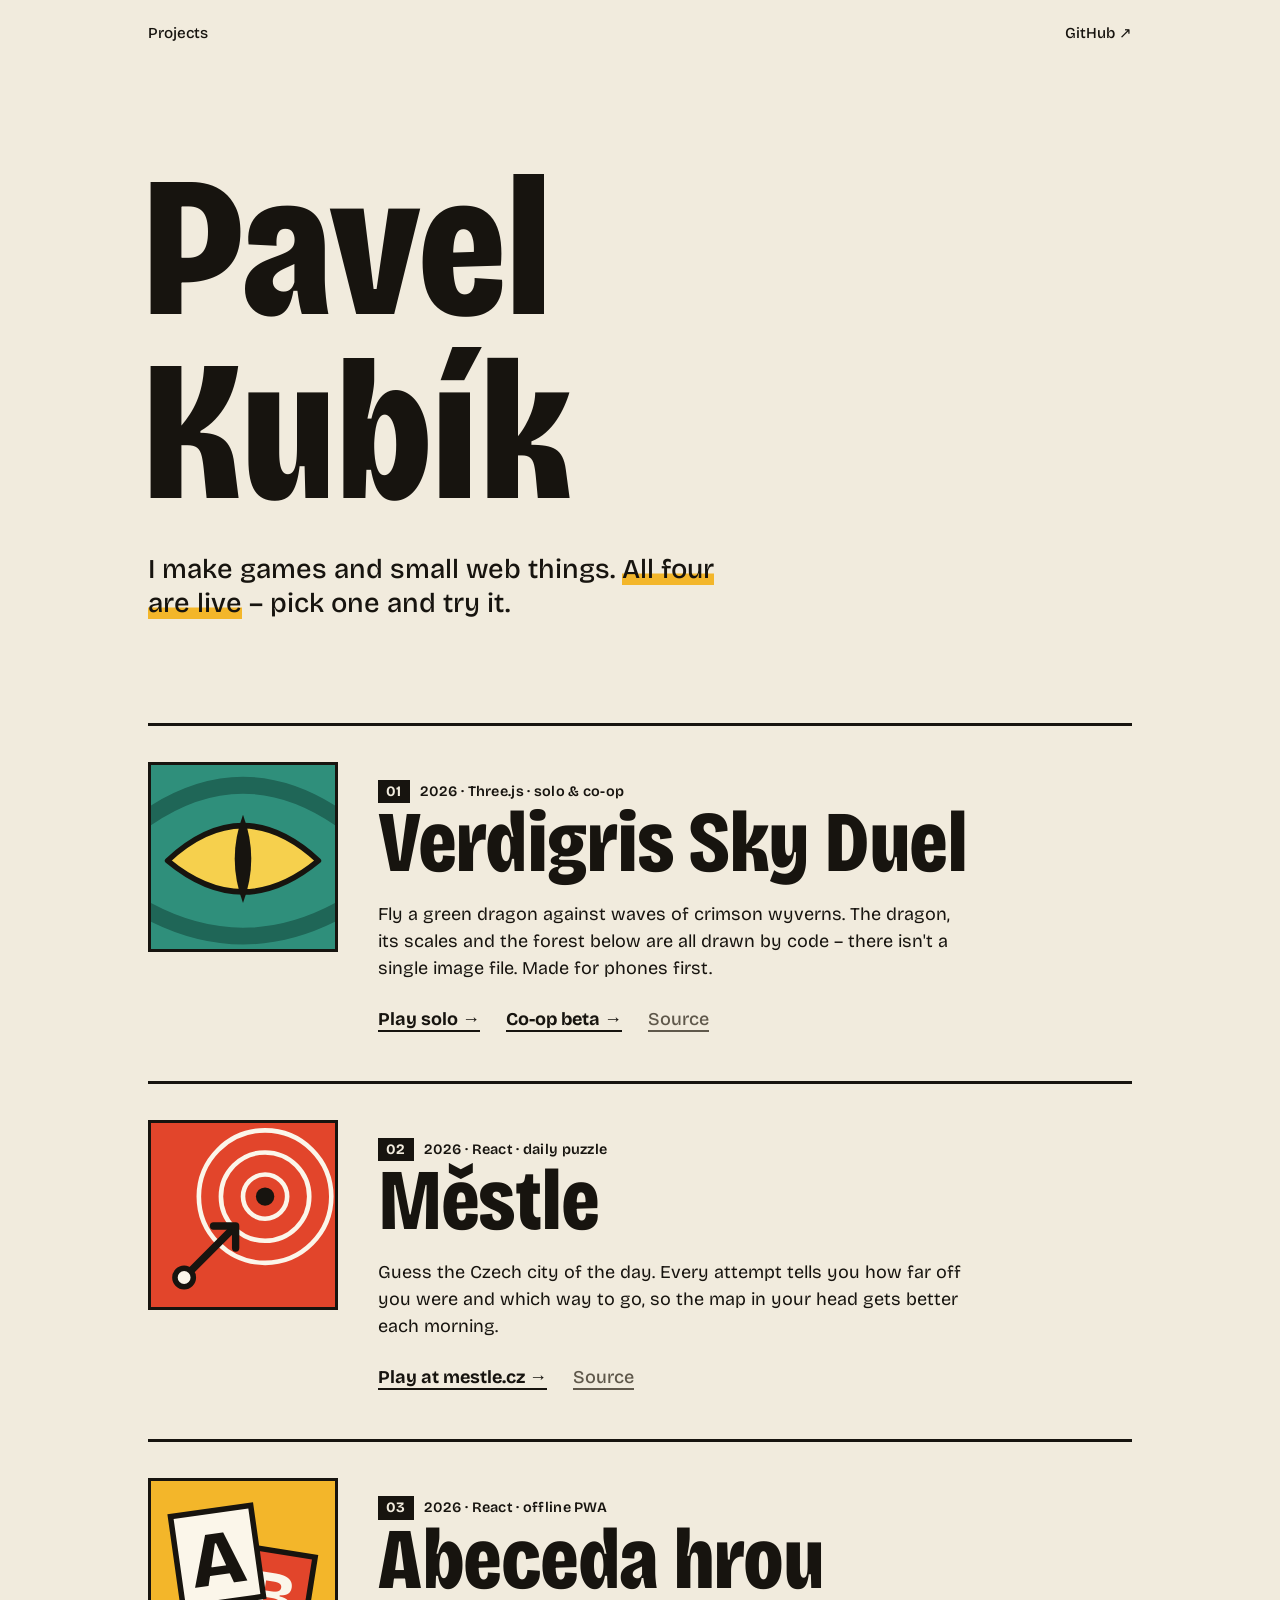
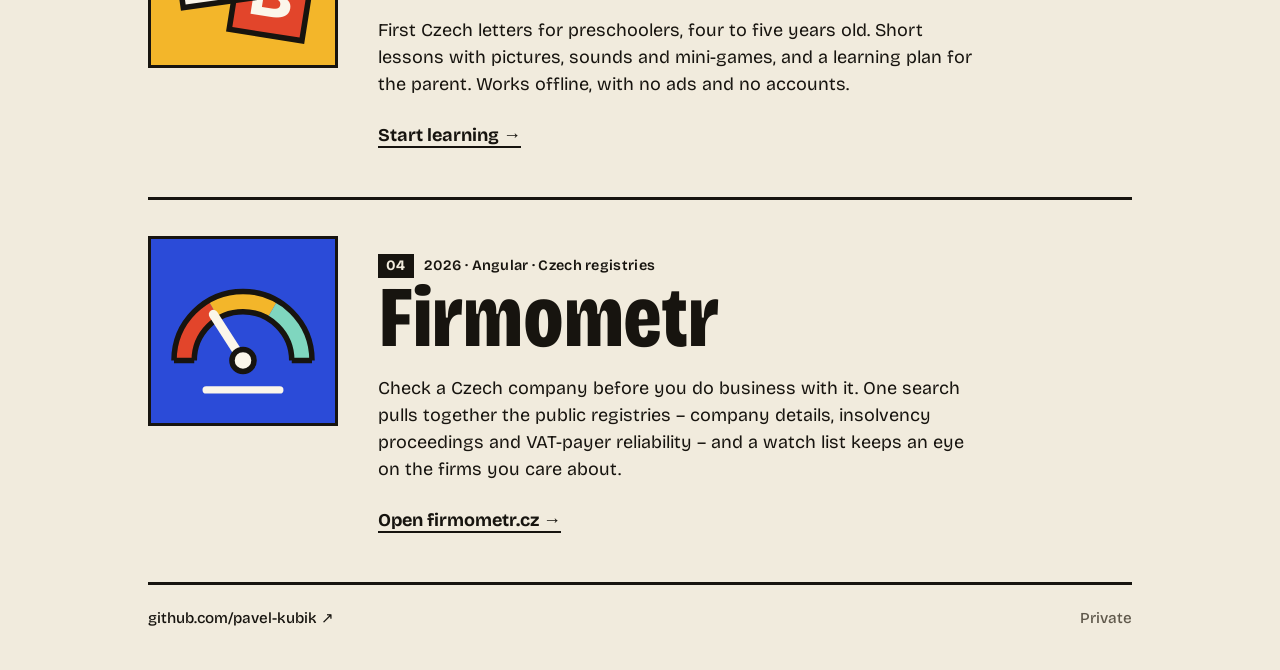
<file: index.html>
<!DOCTYPE html>
<html lang="en">
<head>
  <meta charset="utf-8">
  <meta name="viewport" content="width=device-width, initial-scale=1">
  <title>Pavel Kubík – Projects</title>
  <meta name="description" content="Games and small web apps by Pavel Kubík that you can open and play right now.">
  <link rel="preload" href="fonts/bricolage-latin.woff2" as="font" type="font/woff2" crossorigin>
  <link rel="stylesheet" href="style.css">
</head>
<body>
  <div class="wrap">
    <nav class="topbar">
      <span>Projects</span>
      <a href="https://github.com/pavel-kubik">GitHub ↗</a>
    </nav>

    <header class="hero">
      <h1>Pavel<br>Kubík</h1>
      <p>I make games and small web things. <mark>All four are live</mark> – pick one and try it.</p>
    </header>

    <main>
      <article class="project p-dragon">
        <a class="tile" href="https://pavel-kubik.github.io/verdigris-sky-duel/" tabindex="-1" aria-hidden="true">
          <svg viewBox="0 0 100 100">
            <rect width="100" height="100" fill="#2f8f7b"/>
            <path d="M-4 30 Q50 -8 104 30" fill="none" stroke="#1f6657" stroke-width="9"/>
            <path d="M-4 78 Q50 108 104 78" fill="none" stroke="#1f6657" stroke-width="9"/>
            <path d="M9 52 Q50 14 91 52 Q50 86 9 52Z" fill="#f6d04d" stroke="#17140f" stroke-width="3" stroke-linejoin="round"/>
            <g id="pupil"><path d="M50 27 Q59 51 50 75 Q41 51 50 27Z" fill="#17140f"/></g>
          </svg>
        </a>
        <p class="meta"><b>01</b>2026 · Three.js · solo &amp; co-op</p>
        <h2><a href="https://pavel-kubik.github.io/verdigris-sky-duel/">Verdigris Sky Duel</a></h2>
        <p>Fly a green dragon against waves of crimson wyverns. The dragon, its scales and the forest below are all drawn by code – there isn't a single image file. Made for phones first.</p>
        <div class="go">
          <a href="https://pavel-kubik.github.io/verdigris-sky-duel/">Play solo →</a>
          <a href="https://pavel-kubik.github.io/verdigris-sky-duel/mp/">Co-op beta →</a>
          <a class="src" href="https://github.com/pavel-kubik/verdigris-sky-duel">Source</a>
        </div>
      </article>

      <article class="project p-mestle">
        <a class="tile" href="https://mestle.cz" tabindex="-1" aria-hidden="true">
          <svg viewBox="0 0 100 100">
            <rect width="100" height="100" fill="#e2452b"/>
            <g fill="none" stroke="#fbf6ea" stroke-width="2.5">
              <circle cx="62" cy="40" r="12"/>
              <circle cx="62" cy="40" r="24"/>
              <circle cx="62" cy="40" r="36"/>
            </g>
            <circle class="ring" cx="62" cy="40" r="36" fill="none" stroke="#17140f" stroke-width="2.5" opacity="0"/>
            <circle cx="62" cy="40" r="5" fill="#17140f"/>
            <path d="M18 84 L44 58" stroke="#17140f" stroke-width="4" stroke-linecap="round"/>
            <path d="M34 56 L46 56 L46 68" fill="none" stroke="#17140f" stroke-width="4" stroke-linecap="round" stroke-linejoin="round"/>
            <circle cx="18" cy="84" r="5" fill="#fbf6ea" stroke="#17140f" stroke-width="3"/>
          </svg>
        </a>
        <p class="meta"><b>02</b>2026 · React · daily puzzle</p>
        <h2><a href="https://mestle.cz">Městle</a></h2>
        <p>Guess the Czech city of the day. Every attempt tells you how far off you were and which way to go, so the map in your head gets better each morning.</p>
        <div class="go">
          <a href="https://mestle.cz">Play at mestle.cz →</a>
          <a class="src" href="https://github.com/pavel-kubik/mestle">Source</a>
        </div>
      </article>

      <article class="project p-abc">
        <a class="tile" href="https://abeceda-hrou.pages.dev" tabindex="-1" aria-hidden="true">
          <svg viewBox="0 0 100 100" font-family="Bricolage, Arial, sans-serif" font-weight="800" text-anchor="middle">
            <rect width="100" height="100" fill="#f3b62a"/>
            <g class="card-b" transform="rotate(9 66 60)">
              <rect x="46" y="38" width="40" height="46" fill="#e2452b" stroke="#17140f" stroke-width="3"/>
              <text x="66" y="74" font-size="36" fill="#fbf6ea">B</text>
            </g>
            <g class="card-a" transform="rotate(-8 36 42)">
              <rect x="14" y="16" width="44" height="50" fill="#fbf6ea" stroke="#17140f" stroke-width="3"/>
              <text x="36" y="56" font-size="42" fill="#17140f">A</text>
            </g>
          </svg>
        </a>
        <p class="meta"><b>03</b>2026 · React · offline PWA</p>
        <h2><a href="https://abeceda-hrou.pages.dev" lang="cs">Abeceda hrou</a></h2>
        <p>First Czech letters for preschoolers, four to five years old. Short lessons with pictures, sounds and mini-games, and a learning plan for the parent. Works offline, with no ads and no accounts.</p>
        <div class="go">
          <a href="https://abeceda-hrou.pages.dev">Start learning →</a>
        </div>
      </article>

      <article class="project p-firmo">
        <a class="tile" href="https://firmometr.cz" tabindex="-1" aria-hidden="true">
          <svg viewBox="0 0 100 100">
            <rect width="100" height="100" fill="#2b4bd8"/>
            <g fill="none" stroke-width="11">
              <path d="M18 66 A32 32 0 0 1 34 38.3" stroke="#e2452b"/>
              <path d="M34 38.3 A32 32 0 0 1 66 38.3" stroke="#f3b62a"/>
              <path d="M66 38.3 A32 32 0 0 1 82 66" stroke="#7fd6bf"/>
            </g>
            <path d="M12.5 66 A37.5 37.5 0 0 1 87.5 66 M23.5 66 A26.5 26.5 0 0 1 76.5 66 M12.5 66 H23.5 M76.5 66 H87.5" fill="none" stroke="#17140f" stroke-width="3" stroke-linejoin="round"/>
            <path class="needle" d="M50 66 L70 44" stroke="#fbf6ea" stroke-width="5" stroke-linecap="round"/>
            <circle cx="50" cy="66" r="6" fill="#fbf6ea" stroke="#17140f" stroke-width="3"/>
            <path d="M30 82 H70" stroke="#fbf6ea" stroke-width="4" stroke-linecap="round"/>
          </svg>
        </a>
        <p class="meta"><b>04</b>2026 · Angular · Czech registries</p>
        <h2><a href="https://firmometr.cz">Firmometr</a></h2>
        <p>Check a Czech company before you do business with it. One search pulls together the public registries – company details, insolvency proceedings and VAT-payer reliability – and a watch list keeps an eye on the firms you care about.</p>
        <div class="go">
          <a href="https://firmometr.cz">Open firmometr.cz →</a>
        </div>
      </article>
    </main>

    <footer>
      <a href="https://github.com/pavel-kubik">github.com/pavel-kubik ↗</a>
      <a class="key" href="private/" rel="nofollow">Private</a>
    </footer>
  </div>

  <script>
    // The dragon keeps an eye on the pointer.
    (() => {
      const pupil = document.getElementById('pupil');
      if (!pupil || matchMedia('(prefers-reduced-motion: reduce)').matches) return;
      addEventListener('pointermove', (e) => {
        const r = pupil.ownerSVGElement.getBoundingClientRect();
        const dx = e.clientX - (r.left + r.width / 2);
        const dy = e.clientY - (r.top + r.height / 2);
        const d = Math.hypot(dx, dy) || 1;
        const k = Math.min(1, d / 300);
        pupil.setAttribute('transform', `translate(${(dx / d * 15 * k).toFixed(1)} ${(dy / d * 4 * k).toFixed(1)})`);
      }, { passive: true });
    })();
  </script>
</body>
</html>
</file>
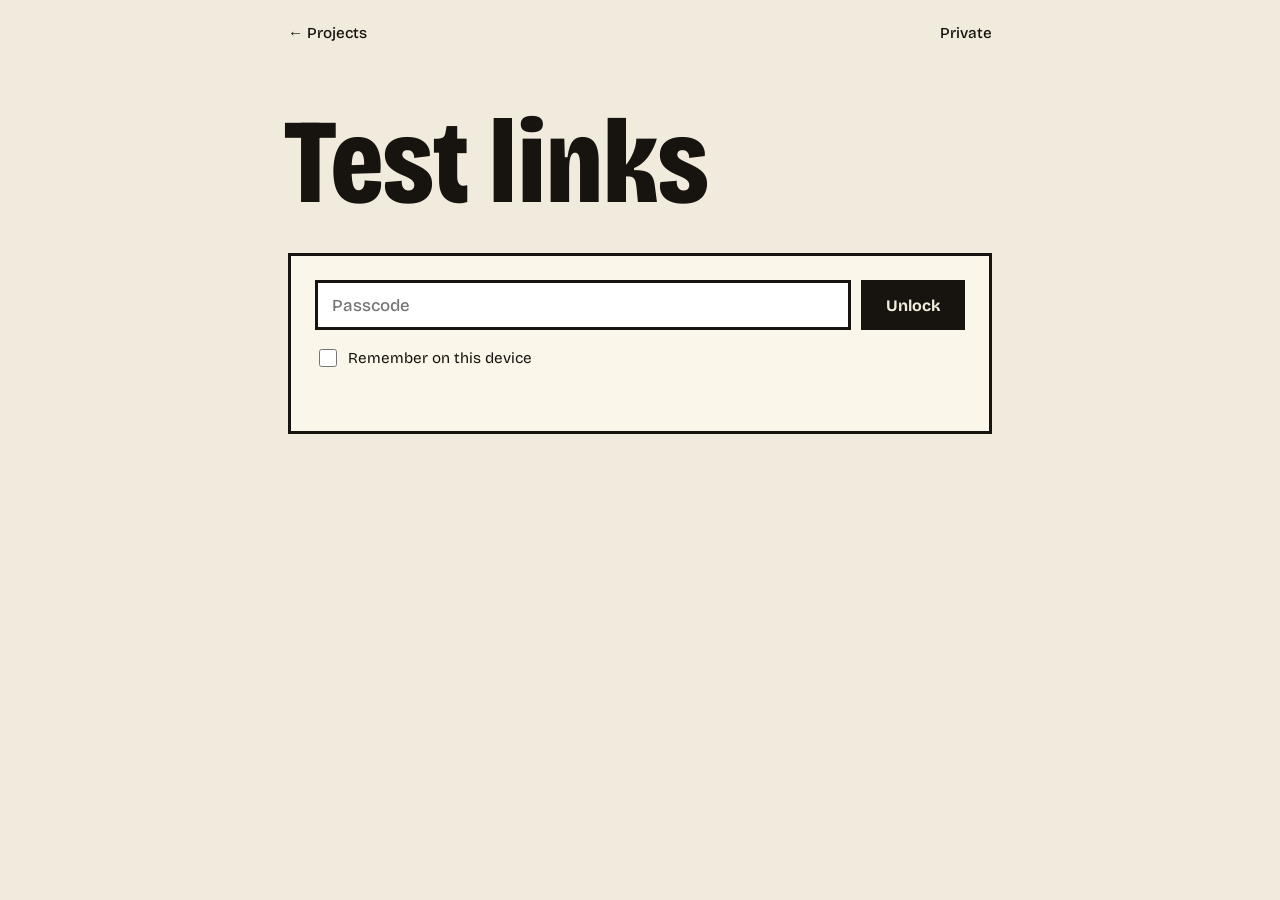
<file: private/index.html>
<!DOCTYPE html>
<html lang="en">
<head>
  <meta charset="utf-8">
  <meta name="viewport" content="width=device-width, initial-scale=1">
  <meta name="robots" content="noindex, nofollow">
  <title>Private – Pavel Kubík</title>
  <link rel="preload" href="../fonts/bricolage-latin.woff2" as="font" type="font/woff2" crossorigin>
  <link rel="stylesheet" href="../style.css">
</head>
<body>
  <main class="wrap narrow">
    <nav class="topbar">
      <a href="../">← Projects</a>
      <span>Private</span>
    </nav>
    <header class="private-head">
      <h1>Test links</h1>
    </header>

    <section id="locked" class="panel">
      <form id="unlock">
        <div class="field">
          <input id="pass" type="password" autocomplete="current-password" inputmode="numeric" placeholder="Passcode" aria-label="Passcode" required>
          <button class="btn primary" type="submit">Unlock</button>
        </div>
        <label class="check"><input id="remember" type="checkbox"> Remember on this device</label>
        <p id="msg" class="msg" role="status"></p>
      </form>
    </section>

    <section id="content" hidden>
      <div id="groups"></div>
      <div class="toolbar">
        <button id="edit" class="btn" type="button">Edit links</button>
        <button id="lock" class="btn" type="button">Lock</button>
      </div>
    </section>

    <section id="editor" class="panel" hidden>
      <textarea id="json" spellcheck="false" aria-label="Links as JSON"></textarea>
      <div class="actions">
        <button id="download" class="btn primary" type="button">Download links.enc.json</button>
        <button id="cancel" class="btn" type="button">Close</button>
      </div>
      <p id="editmsg" class="msg" role="status">Edit, download, then commit the file as <code>private/links.enc.json</code>.</p>
    </section>

  </main>

  <script>
  (() => {
    const FILE = 'links.enc.json';
    const KEY = 'private-pass';
    const $ = (id) => document.getElementById(id);
    const enc = new TextEncoder();
    const b64 = (buf) => btoa(String.fromCharCode(...new Uint8Array(buf)));
    const unb64 = (s) => Uint8Array.from(atob(s), (c) => c.charCodeAt(0));
    let pass = '';
    let iter = 600000;

    async function deriveKey(passphrase, salt, iterations) {
      const base = await crypto.subtle.importKey('raw', enc.encode(passphrase), 'PBKDF2', false, ['deriveKey']);
      return crypto.subtle.deriveKey(
        { name: 'PBKDF2', hash: 'SHA-256', salt, iterations },
        base, { name: 'AES-GCM', length: 256 }, false, ['encrypt', 'decrypt']);
    }

    async function decrypt(box, passphrase) {
      const key = await deriveKey(passphrase, unb64(box.salt), box.iter);
      const plain = await crypto.subtle.decrypt({ name: 'AES-GCM', iv: unb64(box.iv) }, key, unb64(box.ct));
      return JSON.parse(new TextDecoder().decode(plain));
    }

    async function encrypt(data, passphrase) {
      const salt = crypto.getRandomValues(new Uint8Array(16));
      const iv = crypto.getRandomValues(new Uint8Array(12));
      const key = await deriveKey(passphrase, salt, iter);
      const ct = await crypto.subtle.encrypt({ name: 'AES-GCM', iv }, key, enc.encode(JSON.stringify(data)));
      return { v: 1, kdf: 'PBKDF2-SHA256', iter, salt: b64(salt), iv: b64(iv), ct: b64(ct) };
    }

    function el(tag, cls, text) {
      const n = document.createElement(tag);
      if (cls) n.className = cls;
      if (text != null) n.textContent = text;
      return n;
    }

    function render(data) {
      const root = $('groups');
      root.replaceChildren();
      for (const g of data.groups || []) {
        const sec = el('section', 'group');
        sec.append(el('h2', '', g.title));
        if (g.note) sec.append(el('p', 'note', g.note));
        const ul = el('ul', 'links');
        for (const l of g.links || []) {
          if (!/^https?:\/\//i.test(l.url)) continue;
          const a = el('a');
          a.href = l.url;
          a.target = '_blank';
          a.rel = 'noopener noreferrer';
          a.append(el('span', 'label', l.label), el('span', 'url', l.url));
          const li = el('li');
          li.append(a);
          ul.append(li);
        }
        sec.append(ul);
        root.append(sec);
      }
      $('json').value = JSON.stringify(data, null, 2);
    }

    async function unlock(passphrase, silent) {
      const msg = $('msg');
      msg.className = 'msg';
      msg.textContent = 'Unlocking…';
      try {
        const res = await fetch(FILE, { cache: 'no-store' });
        if (!res.ok) throw new Error('missing');
        const box = await res.json();
        const data = await decrypt(box, passphrase);
        pass = passphrase;
        iter = box.iter;
        render(data);
        $('locked').hidden = true;
        $('content').hidden = false;
        msg.textContent = '';
        return true;
      } catch (e) {
        msg.textContent = silent ? '' : (e.message === 'missing' ? 'Could not load the encrypted links file.' : 'Wrong passcode.');
        if (!silent) msg.className = 'msg error';
        return false;
      }
    }

    function store(action, value) {
      try { return localStorage[action + 'Item'](KEY, value); } catch (e) { return null; }
    }

    $('unlock').addEventListener('submit', async (e) => {
      e.preventDefault();
      const value = $('pass').value;
      if (await unlock(value) && $('remember').checked) store('set', value);
      $('pass').value = '';
    });

    $('lock').addEventListener('click', () => {
      store('remove');
      pass = '';
      $('groups').replaceChildren();
      $('json').value = '';
      $('content').hidden = true;
      $('editor').hidden = true;
      $('locked').hidden = false;
    });

    $('edit').addEventListener('click', () => { $('editor').hidden = false; $('json').focus(); });
    $('cancel').addEventListener('click', () => { $('editor').hidden = true; });

    $('download').addEventListener('click', async () => {
      const msg = $('editmsg');
      let data;
      try { data = JSON.parse($('json').value); }
      catch (e) { msg.className = 'msg error'; msg.textContent = 'Not valid JSON: ' + e.message; return; }
      const box = await encrypt(data, pass);
      const url = URL.createObjectURL(new Blob([JSON.stringify(box) + '\n'], { type: 'application/json' }));
      const a = el('a');
      a.href = url;
      a.download = FILE;
      a.click();
      URL.revokeObjectURL(url);
      render(data);
      msg.className = 'msg';
      msg.textContent = 'Downloaded. Commit it as private/links.enc.json to publish the change.';
    });

    const saved = store('get');
    if (saved) unlock(saved, true).then((ok) => { if (!ok) store('remove'); });
  })();
  </script>
</body>
</html>
</file>
<file: style.css>
@font-face {
  font-family: "Bricolage";
  src: url("fonts/bricolage-latin-ext.woff2") format("woff2");
  font-weight: 200 800;
  font-stretch: 75% 100%;
  font-display: swap;
  unicode-range: U+0100-02BA, U+02BD-02C5, U+02C7-02CC, U+02CE-02D7, U+02DD-02FF, U+0304, U+0308, U+0329,
    U+1D00-1DBF, U+1E00-1E9F, U+1EF2-1EFF, U+2020, U+20A0-20AB, U+20AD-20C0, U+2113, U+2C60-2C7F, U+A720-A7FF;
}
@font-face {
  font-family: "Bricolage";
  src: url("fonts/bricolage-latin.woff2") format("woff2");
  font-weight: 200 800;
  font-stretch: 75% 100%;
  font-display: swap;
  unicode-range: U+0000-00FF, U+0131, U+0152-0153, U+02BB-02BC, U+02C6, U+02DA, U+02DC, U+0304, U+0308, U+0329,
    U+2000-206F, U+20AC, U+2122, U+2191, U+2193, U+2212, U+2215, U+FEFF, U+FFFD;
}

:root {
  color-scheme: light;
  --paper: #f1ebdd;
  --ink: #17140f;
  --soft: #5f584b;
  --green: #2f8f7b;
  --red: #e2452b;
  --blue: #2b4bd8;
  --yellow: #f3b62a;
  --cream: #fbf6ea;
  --hl: var(--yellow);
  --tile: 190px;
  --font: "Bricolage", "Helvetica Neue", Arial, sans-serif;
  --mono: ui-monospace, "SF Mono", Menlo, Consolas, monospace;
}

* { box-sizing: border-box; }
html { -webkit-text-size-adjust: 100%; }

body {
  margin: 0;
  background: var(--paper);
  color: var(--ink);
  font: 400 18px/1.5 var(--font);
}

.wrap { max-width: 1040px; margin: 0 auto; padding: 0 28px 40px; }

a { color: inherit; }
a:focus-visible, button:focus-visible, input:focus-visible, textarea:focus-visible {
  outline: 3px solid var(--blue);
  outline-offset: 3px;
}

/* Big condensed display type, used for every heading */
h1, h2, .display {
  margin: 0;
  font-weight: 800;
  font-stretch: 75%;
  line-height: 0.92;
  letter-spacing: -0.015em;
}

.topbar {
  display: flex;
  justify-content: space-between;
  gap: 16px;
  padding: 22px 0;
  font-size: 0.95rem;
  font-weight: 500;
}
.topbar a { text-decoration: none; }
.topbar a:hover { text-decoration: underline; text-decoration-thickness: 2px; text-underline-offset: 4px; }

.hero { padding: 7vw 0 8vw; }
.hero h1 { font-size: clamp(4.4rem, 17vw, 12.5rem); margin-left: -0.04em; }
.hero p {
  max-width: 21em;
  margin: 28px 0 0;
  font-size: clamp(1.25rem, 2.6vw, 1.7rem);
  line-height: 1.25;
  font-weight: 500;
}
.hero mark { background: none; color: inherit; box-shadow: inset 0 -0.42em var(--yellow); }

/* Projects */
.project {
  --hl: var(--yellow);
  display: grid;
  grid-template-columns: var(--tile) 1fr;
  column-gap: 40px;
  align-items: start;
  padding: 36px 0 44px;
  border-top: 3px solid var(--ink);
}
.project > * { grid-column: 2; }
.project .tile { grid-column: 1; grid-row: 1 / span 4; }

.tile {
  display: block;
  width: var(--tile);
  aspect-ratio: 1;
  border: 3px solid var(--ink);
  transition: transform 0.18s ease, box-shadow 0.18s ease;
}
.tile svg { display: block; width: 100%; height: 100%; }
.tile:hover { transform: translate(-4px, -4px) rotate(-1.5deg); box-shadow: 7px 7px 0 var(--ink); }

.meta {
  margin: 2px 0 14px;
  font-size: 0.9rem;
  font-weight: 600;
  letter-spacing: 0.02em;
}
.meta b { display: inline-block; margin-right: 10px; padding: 1px 8px; background: var(--ink); color: var(--paper); font-weight: 700; }

.project h2 { font-size: clamp(2.7rem, 7.4vw, 5.4rem); }
.project h2 a { text-decoration: none; }
.project h2 a:hover { box-shadow: inset 0 -0.34em var(--hl); }
.project p { max-width: 33em; margin: 18px 0 0; }

.go { display: flex; flex-wrap: wrap; gap: 6px 26px; margin-top: 20px; font-weight: 700; }
.go a {
  padding: 4px 0;
  text-decoration: underline;
  text-decoration-thickness: 2px;
  text-underline-offset: 5px;
}
.go a:hover { background: var(--hl); text-decoration-color: transparent; box-shadow: -6px 0 var(--hl), 6px 0 var(--hl); }
.go .src { font-weight: 500; color: var(--soft); }

.p-dragon { --hl: #7fd6bf; }
.p-mestle { --hl: #ff9b86; }
.p-abc { --hl: var(--yellow); }
.p-firmo { --hl: #a9b8ff; }

/* Small bits of life in the tiles */
#pupil { transition: transform 0.12s ease-out; }
.needle { transform-origin: 50px 66px; transform: rotate(-75deg); transition: transform 0.5s cubic-bezier(0.3, 1.6, 0.5, 1); }
.tile:hover .needle { transform: none; }
.card-a, .card-b { transition: translate 0.25s cubic-bezier(0.3, 1.6, 0.5, 1); }
.tile:hover .card-a { translate: -3px -4px; }
.tile:hover .card-b { translate: 4px 3px; }
.ring { transform-origin: 62px 40px; }
.tile:hover .ring { animation: ping 1.1s ease-out infinite; }
@keyframes ping { from { transform: scale(0.35); opacity: 1; } to { transform: scale(1.25); opacity: 0; } }

footer {
  display: flex;
  justify-content: space-between;
  align-items: baseline;
  gap: 16px;
  padding-top: 22px;
  border-top: 3px solid var(--ink);
  font-size: 0.95rem;
  font-weight: 500;
}
footer a { text-decoration: none; }
footer a:hover { text-decoration: underline; text-decoration-thickness: 2px; text-underline-offset: 4px; }
footer .key { color: var(--soft); }

@media (max-width: 700px) {
  :root { --tile: 84px; }
  body { font-size: 17px; }
  .wrap { padding: 0 18px 32px; }
  .hero { padding: 40px 0 56px; }
  .project { column-gap: 16px; padding: 24px 0 34px; }
  .project > * { grid-column: 1 / -1; }
  .project .tile { grid-column: 1; grid-row: 1; margin-bottom: 18px; }
  .project .meta { grid-column: 2; grid-row: 1; align-self: end; margin: 0 0 18px; }
  .meta b { display: table; margin: 0 0 8px; }
}

@media (prefers-reduced-motion: reduce) {
  *, *::before, *::after { transition: none !important; animation: none !important; }
}

/* Private area */
.narrow { max-width: 760px; }
.private-head { padding: 40px 0 8px; }
.private-head h1 { font-size: clamp(3.6rem, 13vw, 7.5rem); margin-left: -0.03em; }

.panel { margin-top: 28px; padding: 24px; border: 3px solid var(--ink); background: var(--cream); }
.field { display: flex; flex-wrap: wrap; gap: 10px; }
input[type="password"], textarea {
  flex: 1 1 220px;
  min-height: 50px;
  padding: 10px 14px;
  border: 3px solid var(--ink);
  border-radius: 0;
  background: #fff;
  color: var(--ink);
  font: 500 1.05rem var(--font);
}
textarea { width: 100%; min-height: 320px; font: 0.82rem/1.5 var(--mono); resize: vertical; }

.btn {
  min-height: 50px;
  padding: 0 22px;
  border: 3px solid var(--ink);
  border-radius: 0;
  background: var(--paper);
  color: var(--ink);
  font: 700 1rem var(--font);
  cursor: pointer;
  transition: transform 0.12s ease, box-shadow 0.12s ease;
}
.btn:hover { transform: translate(-2px, -2px); box-shadow: 4px 4px 0 var(--ink); }
.btn:active { transform: none; box-shadow: none; }
.btn.primary { background: var(--ink); color: var(--paper); }
.btn.primary:hover { box-shadow: 4px 4px 0 var(--green); }

.check { display: flex; align-items: center; gap: 8px; margin-top: 16px; font-size: 0.95rem; }
.check input { width: 18px; height: 18px; accent-color: var(--ink); }
.msg { min-height: 1.5em; margin: 14px 0 0; font-size: 0.95rem; color: var(--soft); }
.msg.error { color: #b3261a; font-weight: 700; }
.msg code { font: 0.85em var(--mono); }

.group { margin-top: 36px; }
.group h2 { font-size: clamp(2rem, 6vw, 3.2rem); }
.group .note { display: inline-block; margin: 14px 0 0; padding: 1px 8px; background: var(--ink); color: var(--paper); font: 0.8rem/1.6 var(--mono); }
.links { list-style: none; margin: 20px 0 0; padding: 0; border-top: 3px solid var(--ink); }
.links li { border-bottom: 1.5px solid var(--ink); }
.links a { display: block; padding: 16px 0; text-decoration: none; }
.links .label { font-size: 1.3rem; font-weight: 700; }
.links .label::after { content: " \2197"; font-weight: 500; }
.links a:hover .label { box-shadow: inset 0 -0.42em #7fd6bf; }
.links .url { display: block; margin-top: 4px; font: 0.76rem/1.45 var(--mono); color: var(--soft); overflow-wrap: anywhere; }

.toolbar, .actions { display: flex; flex-wrap: wrap; gap: 10px; margin-top: 28px; }
.actions { margin-top: 14px; }
#content + .panel { margin-top: 28px; }
main > footer { margin-top: 44px; }
[hidden] { display: none !important; }
</file>
